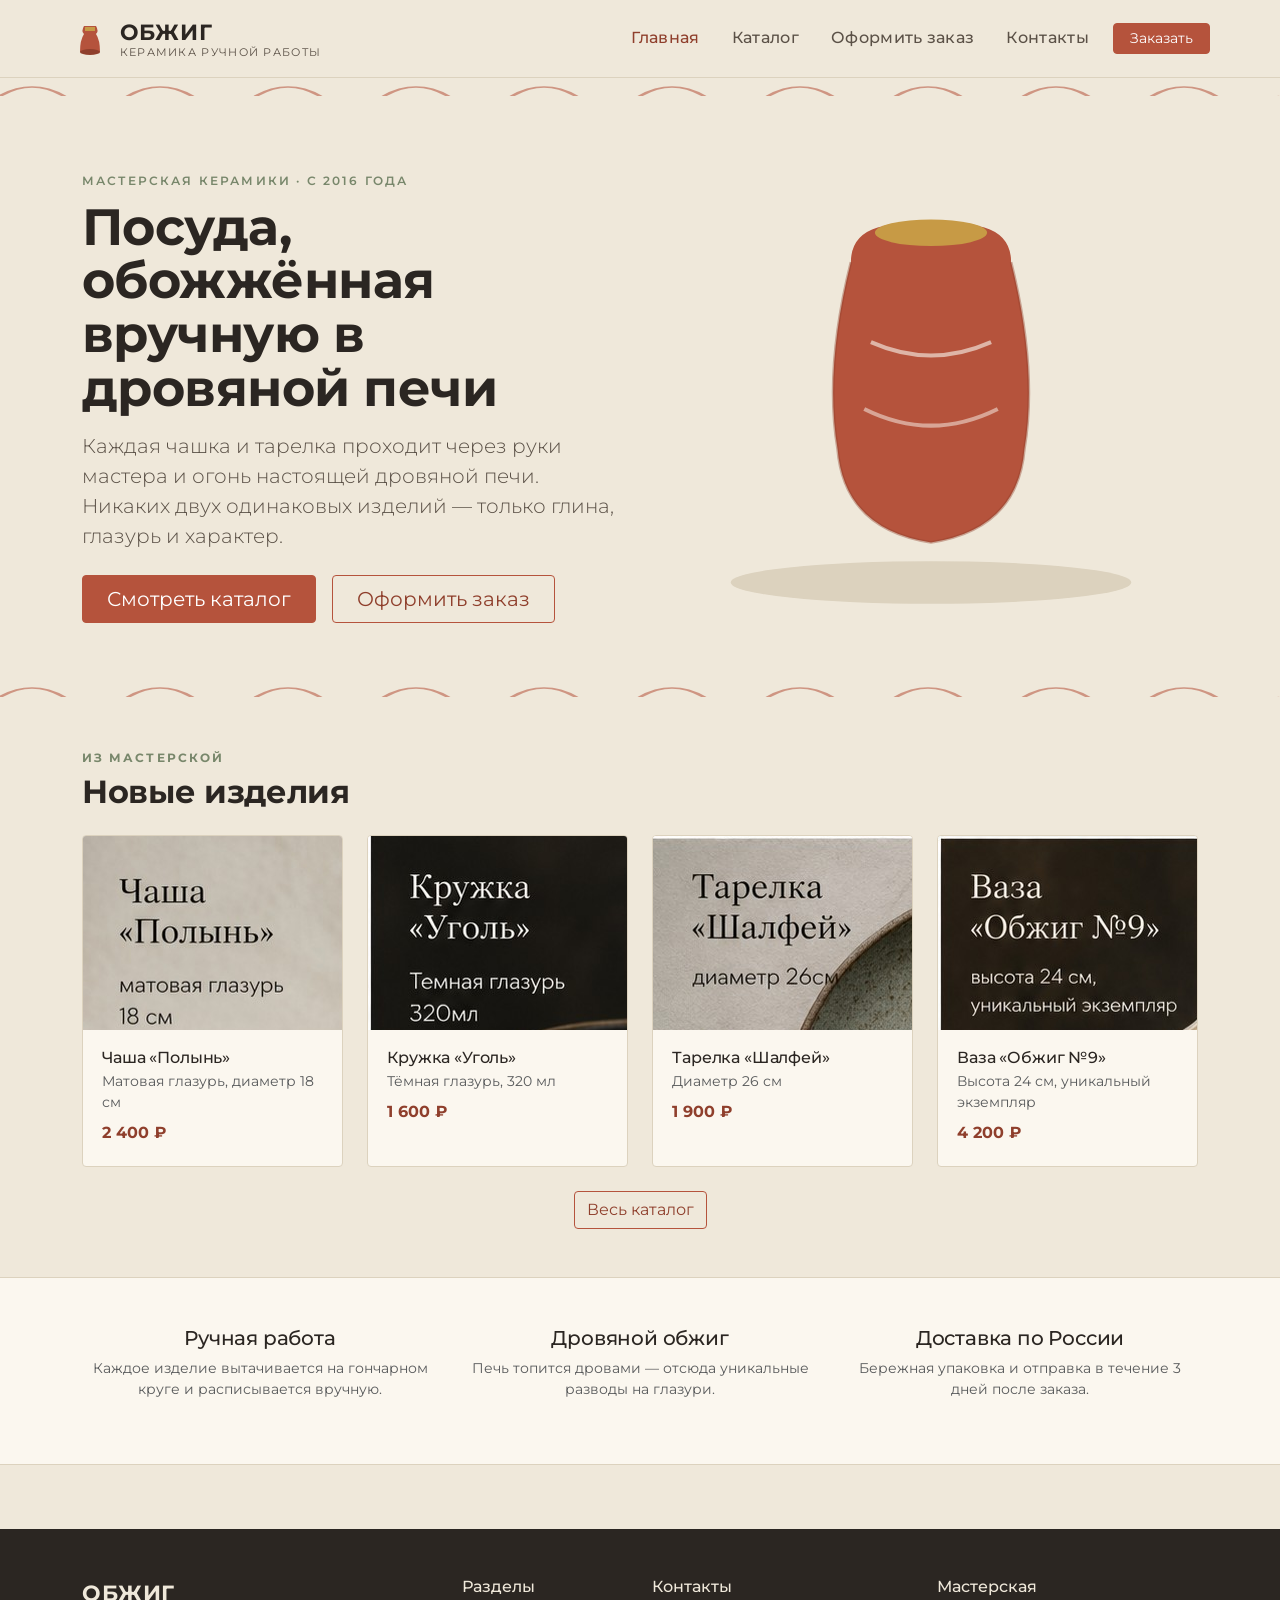
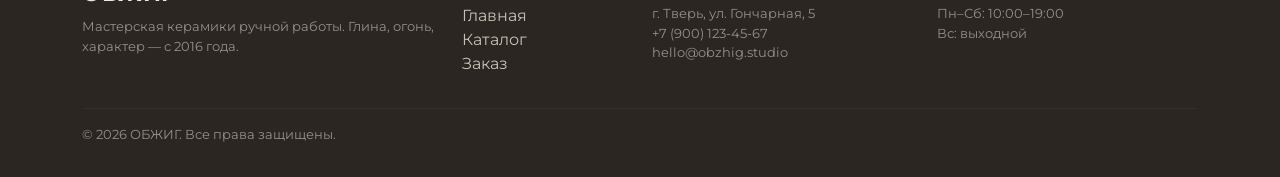
<file: index.html>
<!doctype html>
<html lang="ru">
<head>
<meta charset="UTF-8">
<meta name="viewport" content="width=device-width, initial-scale=1">
<title>ОБЖИГ — керамика ручной работы</title>
<link rel="icon" type="image/svg+xml" href="favicon.svg">
<link href="https://cdn.jsdelivr.net/npm/bootstrap@5.3.3/dist/css/bootstrap.min.css" rel="stylesheet">
<link href="https://fonts.googleapis.com/css2?family=Montserrat:wght@400;500;600;700&display=swap" rel="stylesheet">
<link href="style.css" rel="stylesheet">
</head>
<body>
<!-- =====================================================
     ВЕБ-АНАЛИТИКА (Яндекс.Метрика)
     Замените XXXXXXXX на номер вашего счётчика с
     https://metrika.yandex.ru — после регистрации сайта
     там выдадут готовый код, вставьте его вместо этого
     блока на всех трёх страницах.
     ===================================================== -->
<!--
<script type="text/javascript">
   (function(m,e,t,r,i,k,a){m[i]=m[i]||function(){(m[i].a=m[i].a||[]).push(arguments)};
   m[i].l=1*new Date();
   for (var j = 0; j < document.scripts.length; j++) {if (document.scripts[j].src === r) { return; }}
   k=e.createElement(t),a=e.getElementsByTagName(t)[0],k.async=1,k.src=r,a.parentNode.insertBefore(k,a)})
   (window, document, "script", "https://mc.yandex.ru/metrika/tag.js", "ym");

   ym(XXXXXXXX, "init", {ssr:true, webvisor:true, clickmap:true, ecommerce:"dataLayer", accurateTrackBounce:true, trackLinks:true});
</script>
<noscript><div><img src="https://mc.yandex.ru/watch/XXXXXXXX" style="position:absolute; left:-9999px;" alt="" /></div></noscript>
-->


<!-- ===== HEADER / MENU ===== -->
<header class="site-header">
  <nav class="navbar navbar-expand-lg py-3 container">
    <!-- Логотип сайта: SVG-иконка кувшина + текстовый вордмарк, ведёт на главную -->
    <a class="brand" href="index.html">
      <svg width="40" height="40" viewBox="0 0 40 40" fill="none">
        <path d="M10 34 Q10 22 14 16 Q11 13 14 8 H26 Q29 13 26 16 Q30 22 30 34 Q20 38 10 34Z" fill="#B5533C"/>
        <path d="M15 9 H25 V13 H15Z" fill="#C79A45"/>
        <ellipse cx="20" cy="34" rx="10" ry="3" fill="#8F3F2C"/>
      </svg>
      <span>
        <span class="brand-word d-block">ОБЖИГ</span>
        <span class="brand-tagline">керамика ручной работы</span>
      </span>
    </a>
    <!-- Кнопка-гамбургер для мобильного меню (Bootstrap collapse) -->
    <button class="navbar-toggler ms-auto" type="button" data-bs-toggle="collapse" data-bs-target="#nav">
      <span class="navbar-toggler-icon"></span>
    </button>
    <!-- Главное меню сайта: ссылки на все страницы -->
    <div class="collapse navbar-collapse justify-content-end" id="nav">
      <ul class="navbar-nav align-items-lg-center">
        <li class="nav-item"><a class="nav-link active" href="index.html">Главная</a></li>
        <li class="nav-item"><a class="nav-link" href="catalog.html">Каталог</a></li>
        <li class="nav-item"><a class="nav-link" href="order.html">Оформить заказ</a></li>
        <li class="nav-item"><a class="nav-link" href="#contacts">Контакты</a></li>
        <li class="nav-item ms-lg-2"><a class="btn btn-clay btn-sm px-3" href="order.html">Заказать</a></li>
      </ul>
    </div>
  </nav>
</header>

<!-- Декоративный разделитель-«арка» — фирменный элемент, повторяется на всех страницах -->
<div class="arch-row">
  <svg viewBox="0 0 400 18" preserveAspectRatio="none"><path d="M0 18 Q10 0 20 18 T40 18 T60 18 T80 18 T100 18 T120 18 T140 18 T160 18 T180 18 T200 18 T220 18 T240 18 T260 18 T280 18 T300 18 T320 18 T340 18 T360 18 T380 18 T400 18" stroke="currentColor" stroke-width="1.5" fill="none"/></svg>
</div>

<!-- ===== MAIN CONTENT ===== -->
<main>

  <!-- HERO: главный экран страницы с заголовком, описанием и кнопками призыва к действию -->
  <section class="hero">
    <div class="container">
      <div class="row align-items-center g-5">
        <div class="col-lg-6">
          <span class="eyebrow">Мастерская керамики · с 2016 года</span>
          <h1 class="mt-2 mb-3">Посуда, обожжённая<br>вручную в дровяной печи</h1>
          <p class="lead">Каждая чашка и тарелка проходит через руки мастера и огонь настоящей дровяной печи. Никаких двух одинаковых изделий — только глина, глазурь и характер.</p>
          <div class="d-flex gap-3 mt-4">
            <a href="catalog.html" class="btn btn-clay btn-lg px-4">Смотреть каталог</a>
            <a href="order.html" class="btn btn-outline-clay btn-lg px-4">Оформить заказ</a>
          </div>
        </div>
        <div class="col-lg-6">
          <svg class="hero-vessel" viewBox="0 0 400 320" xmlns="http://www.w3.org/2000/svg">
            <ellipse cx="200" cy="300" rx="150" ry="16" fill="#DCD2BE"/>
            <path d="M140 60 Q120 140 130 200 Q135 260 200 270 Q265 260 270 200 Q280 140 260 60 Q260 40 240 34 Q200 24 160 34 Q140 40 140 60Z" fill="#B5533C"/>
            <path d="M140 60 Q120 140 130 200 Q135 260 200 270 Q265 260 270 200 Q280 140 260 60" fill="none" stroke="#8F3F2C" stroke-width="2" opacity=".4"/>
            <ellipse cx="200" cy="38" rx="42" ry="10" fill="#C79A45"/>
            <path d="M155 120 Q200 140 245 120" stroke="#FBF7EF" stroke-width="3" fill="none" opacity=".6"/>
            <path d="M150 170 Q200 195 250 170" stroke="#FBF7EF" stroke-width="3" fill="none" opacity=".5"/>
          </svg>
        </div>
      </div>
    </div>
  </section>

  <div class="arch-row"><svg viewBox="0 0 400 18" preserveAspectRatio="none"><path d="M0 18 Q10 0 20 18 T40 18 T60 18 T80 18 T100 18 T120 18 T140 18 T160 18 T180 18 T200 18 T220 18 T240 18 T260 18 T280 18 T300 18 T320 18 T340 18 T360 18 T380 18 T400 18" stroke="currentColor" stroke-width="1.5" fill="none"/></svg></div>

  <!-- FEATURED PIECES: карточки товаров (Bootstrap grid + card), превью каталога -->
  <section class="py-5">
    <div class="container">
      <span class="section-eyebrow">Из мастерской</span>
      <h2 class="mb-4 mt-1">Новые изделия</h2>
      <div class="row g-4">
        <div class="col-sm-6 col-lg-3">
          <div class="card-piece">
            <div class="piece-thumb" style="background-image:url('img/bowl-polyn.jpg');" role="img" aria-label="Чаша «Полынь»"></div>
            <div class="card-body">
              <h3 class="h6 mb-1">Чаша «Полынь»</h3>
              <p class="text-muted small mb-2">Матовая глазурь, диаметр 18 см</p>
              <span class="price">2 400 ₽</span>
            </div>
          </div>
        </div>
        <div class="col-sm-6 col-lg-3">
          <div class="card-piece">
            <div class="piece-thumb" style="background-image:url('img/mug-ugol.jpg');" role="img" aria-label="Кружка «Уголь»"></div>
            <div class="card-body">
              <h3 class="h6 mb-1">Кружка «Уголь»</h3>
              <p class="text-muted small mb-2">Тёмная глазурь, 320 мл</p>
              <span class="price">1 600 ₽</span>
            </div>
          </div>
        </div>
        <div class="col-sm-6 col-lg-3">
          <div class="card-piece">
            <div class="piece-thumb" style="background-image:url('img/plate-shalfey.jpg');" role="img" aria-label="Тарелка «Шалфей»"></div>
            <div class="card-body">
              <h3 class="h6 mb-1">Тарелка «Шалфей»</h3>
              <p class="text-muted small mb-2">Диаметр 26 см</p>
              <span class="price">1 900 ₽</span>
            </div>
          </div>
        </div>
        <div class="col-sm-6 col-lg-3">
          <div class="card-piece">
            <div class="piece-thumb" style="background-image:url('img/vase-obzhig9.jpg');" role="img" aria-label="Ваза «Обжиг №9»"></div>
            <div class="card-body">
              <h3 class="h6 mb-1">Ваза «Обжиг №9»</h3>
              <p class="text-muted small mb-2">Высота 24 см, уникальный экземпляр</p>
              <span class="price">4 200 ₽</span>
            </div>
          </div>
        </div>
      </div>
      <div class="text-center mt-4">
        <a href="catalog.html" class="btn btn-outline-clay">Весь каталог</a>
      </div>
    </div>
  </section>

  <!-- ABOUT STRIP: три УТП мастерской в три колонки -->
  <section class="py-5" style="background:var(--card); border-top:1px solid var(--line); border-bottom:1px solid var(--line);">
    <div class="container">
      <div class="row g-4 text-center">
        <div class="col-md-4">
          <h3 class="h5">Ручная работа</h3>
          <p class="text-muted small">Каждое изделие вытачивается на гончарном круге и расписывается вручную.</p>
        </div>
        <div class="col-md-4">
          <h3 class="h5">Дровяной обжиг</h3>
          <p class="text-muted small">Печь топится дровами — отсюда уникальные разводы на глазури.</p>
        </div>
        <div class="col-md-4">
          <h3 class="h5">Доставка по России</h3>
          <p class="text-muted small">Бережная упаковка и отправка в течение 3 дней после заказа.</p>
        </div>
      </div>
    </div>
  </section>

</main>

<!-- ===== FOOTER ===== -->
<footer class="site-footer" id="contacts">
  <div class="container">
    <div class="row g-4">
      <div class="col-lg-4">
        <span class="brand-word d-block mb-2">ОБЖИГ</span>
        <p class="footer-fine mb-0">Мастерская керамики ручной работы. Глина, огонь, характер — с 2016 года.</p>
      </div>
      <div class="col-lg-2 col-6">
        <h4 class="h6">Разделы</h4>
        <ul class="list-unstyled">
          <li><a href="index.html">Главная</a></li>
          <li><a href="catalog.html">Каталог</a></li>
          <li><a href="order.html">Заказ</a></li>
        </ul>
      </div>
      <div class="col-lg-3 col-6">
        <h4 class="h6">Контакты</h4>
        <ul class="list-unstyled footer-fine">
          <li>г. Тверь, ул. Гончарная, 5</li>
          <li>+7 (900) 123-45-67</li>
          <li>hello@obzhig.studio</li>
        </ul>
      </div>
      <div class="col-lg-3">
        <h4 class="h6">Мастерская</h4>
        <p class="footer-fine">Пн–Сб: 10:00–19:00<br>Вс: выходной</p>
      </div>
    </div>
    <hr>
    <p class="footer-fine mb-0">© 2026 ОБЖИГ. Все права защищены.</p>
  </div>
</footer>

<script src="https://cdn.jsdelivr.net/npm/bootstrap@5.3.3/dist/js/bootstrap.bundle.min.js"></script>
<!-- Собственный скрипт сайта: обработка формы заказа и поиск по каталогу -->
<script src="script.js"></script>
</body>
</html>
</file>
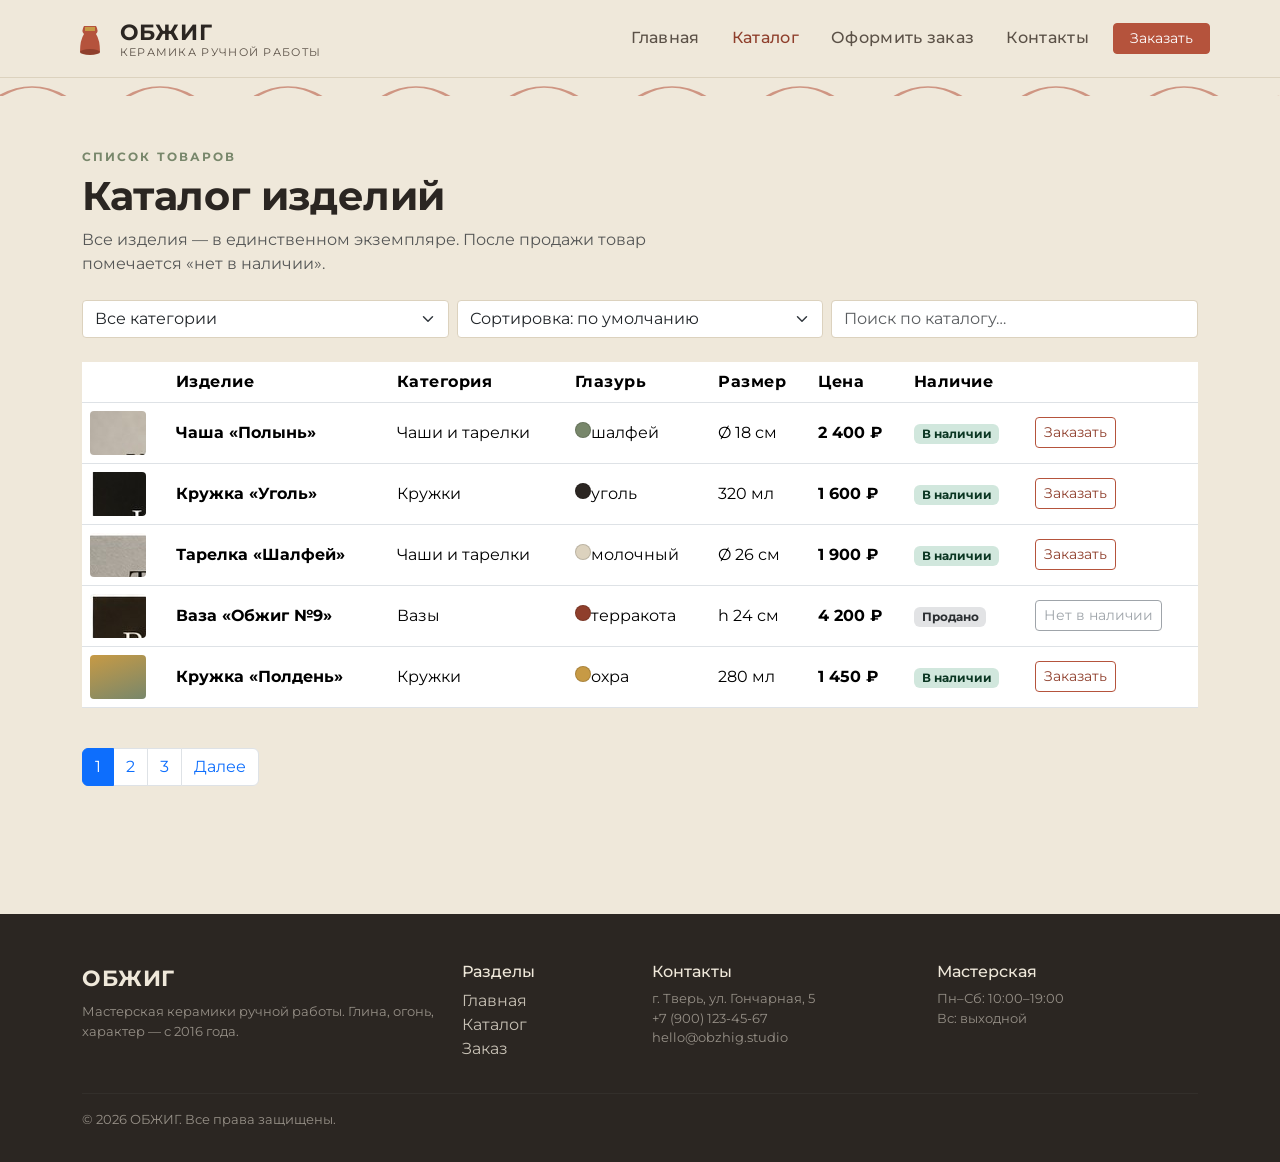
<file: catalog.html>
<!doctype html>
<html lang="ru">
<head>
<meta charset="UTF-8">
<meta name="viewport" content="width=device-width, initial-scale=1">
<title>Каталог — ОБЖИГ</title>
<link rel="icon" type="image/svg+xml" href="favicon.svg">
<link href="https://cdn.jsdelivr.net/npm/bootstrap@5.3.3/dist/css/bootstrap.min.css" rel="stylesheet">
<link href="https://fonts.googleapis.com/css2?family=Montserrat:wght@400;500;600;700&display=swap" rel="stylesheet">
<link href="style.css" rel="stylesheet">
</head>
<body>
<!-- =====================================================
     ВЕБ-АНАЛИТИКА (Яндекс.Метрика)
     Замените XXXXXXXX на номер вашего счётчика с
     https://metrika.yandex.ru — после регистрации сайта
     там выдадут готовый код, вставьте его вместо этого
     блока на всех трёх страницах.
     ===================================================== -->
<!--
<script type="text/javascript">
   (function(m,e,t,r,i,k,a){m[i]=m[i]||function(){(m[i].a=m[i].a||[]).push(arguments)};
   m[i].l=1*new Date();
   for (var j = 0; j < document.scripts.length; j++) {if (document.scripts[j].src === r) { return; }}
   k=e.createElement(t),a=e.getElementsByTagName(t)[0],k.async=1,k.src=r,a.parentNode.insertBefore(k,a)})
   (window, document, "script", "https://mc.yandex.ru/metrika/tag.js", "ym");

   ym(XXXXXXXX, "init", {ssr:true, webvisor:true, clickmap:true, ecommerce:"dataLayer", accurateTrackBounce:true, trackLinks:true});
</script>
<noscript><div><img src="https://mc.yandex.ru/watch/XXXXXXXX" style="position:absolute; left:-9999px;" alt="" /></div></noscript>
-->


<!-- ===== HEADER / MENU ===== -->
<header class="site-header">
  <nav class="navbar navbar-expand-lg py-3 container">
    <!-- Логотип сайта: SVG-иконка кувшина + текстовый вордмарк, ведёт на главную -->
    <a class="brand" href="index.html">
      <svg width="40" height="40" viewBox="0 0 40 40" fill="none">
        <path d="M10 34 Q10 22 14 16 Q11 13 14 8 H26 Q29 13 26 16 Q30 22 30 34 Q20 38 10 34Z" fill="#B5533C"/>
        <path d="M15 9 H25 V13 H15Z" fill="#C79A45"/>
        <ellipse cx="20" cy="34" rx="10" ry="3" fill="#8F3F2C"/>
      </svg>
      <span>
        <span class="brand-word d-block">ОБЖИГ</span>
        <span class="brand-tagline">керамика ручной работы</span>
      </span>
    </a>
    <!-- Кнопка-гамбургер для мобильного меню -->
    <button class="navbar-toggler ms-auto" type="button" data-bs-toggle="collapse" data-bs-target="#nav">
      <span class="navbar-toggler-icon"></span>
    </button>
    <!-- Главное меню сайта -->
    <div class="collapse navbar-collapse justify-content-end" id="nav">
      <ul class="navbar-nav align-items-lg-center">
        <li class="nav-item"><a class="nav-link" href="index.html">Главная</a></li>
        <li class="nav-item"><a class="nav-link active" href="catalog.html">Каталог</a></li>
        <li class="nav-item"><a class="nav-link" href="order.html">Оформить заказ</a></li>
        <li class="nav-item"><a class="nav-link" href="index.html#contacts">Контакты</a></li>
        <li class="nav-item ms-lg-2"><a class="btn btn-clay btn-sm px-3" href="order.html">Заказать</a></li>
      </ul>
    </div>
  </nav>
</header>

<div class="arch-row"><svg viewBox="0 0 400 18" preserveAspectRatio="none"><path d="M0 18 Q10 0 20 18 T40 18 T60 18 T80 18 T100 18 T120 18 T140 18 T160 18 T180 18 T200 18 T220 18 T240 18 T260 18 T280 18 T300 18 T320 18 T340 18 T360 18 T380 18 T400 18" stroke="currentColor" stroke-width="1.5" fill="none"/></svg></div>

<!-- ===== MAIN CONTENT ===== -->
<main class="container py-5">
  <span class="section-eyebrow">Список товаров</span>
  <h1 class="mb-2 mt-1">Каталог изделий</h1>
  <p class="text-muted mb-4" style="max-width:60ch;">Все изделия — в единственном экземпляре. После продажи товар помечается «нет в наличии».</p>

  <!-- Панель фильтров и поиска по каталогу -->
  <div class="row g-2 mb-4">
    <div class="col-md-4">
      <select class="form-select">
        <option selected>Все категории</option>
        <option>Чаши и тарелки</option>
        <option>Кружки</option>
        <option>Вазы</option>
      </select>
    </div>
    <div class="col-md-4">
      <select class="form-select">
        <option selected>Сортировка: по умолчанию</option>
        <option>Сначала дешевле</option>
        <option>Сначала дороже</option>
      </select>
    </div>
    <div class="col-md-4">
      <!-- Поле живого поиска: script.js слушает input и фильтрует строки таблицы по названию/категории/глазури -->
      <input type="search" id="catalogSearch" class="form-control" placeholder="Поиск по каталогу…">
    </div>
  </div>

  <!-- Список товаров: таблица Bootstrap с данными каталога (страница со списком данных) -->
  <div class="table-responsive">
    <table class="table table-catalog align-middle">
      <thead>
        <tr>
          <th></th>
          <th>Изделие</th>
          <th>Категория</th>
          <th>Глазурь</th>
          <th>Размер</th>
          <th>Цена</th>
          <th>Наличие</th>
          <th></th>
        </tr>
      </thead>
      <tbody id="catalogBody">
        <tr>
          <td><div class="piece-thumb" style="width:56px;height:44px;border-radius:4px;background-image:url('img/bowl-polyn.jpg');" role="img" aria-label="Чаша «Полынь»"></div></td>
          <td><strong>Чаша «Полынь»</strong></td>
          <td>Чаши и тарелки</td>
          <td><span class="swatch" style="background:#78876B"></span>шалфей</td>
          <td>Ø 18 см</td>
          <td class="price">2 400 ₽</td>
          <td><span class="badge bg-success-subtle text-success-emphasis">В наличии</span></td>
          <td><a href="order.html" class="btn btn-sm btn-outline-clay">Заказать</a></td>
        </tr>
        <tr>
          <td><div class="piece-thumb" style="width:56px;height:44px;border-radius:4px;background-image:url('img/mug-ugol.jpg');" role="img" aria-label="Кружка «Уголь»"></div></td>
          <td><strong>Кружка «Уголь»</strong></td>
          <td>Кружки</td>
          <td><span class="swatch" style="background:#2B2622"></span>уголь</td>
          <td>320 мл</td>
          <td class="price">1 600 ₽</td>
          <td><span class="badge bg-success-subtle text-success-emphasis">В наличии</span></td>
          <td><a href="order.html" class="btn btn-sm btn-outline-clay">Заказать</a></td>
        </tr>
        <tr>
          <td><div class="piece-thumb" style="width:56px;height:44px;border-radius:4px;background-image:url('img/plate-shalfey.jpg');" role="img" aria-label="Тарелка «Шалфей»"></div></td>
          <td><strong>Тарелка «Шалфей»</strong></td>
          <td>Чаши и тарелки</td>
          <td><span class="swatch" style="background:#DCD2BE"></span>молочный</td>
          <td>Ø 26 см</td>
          <td class="price">1 900 ₽</td>
          <td><span class="badge bg-success-subtle text-success-emphasis">В наличии</span></td>
          <td><a href="order.html" class="btn btn-sm btn-outline-clay">Заказать</a></td>
        </tr>
        <tr>
          <td><div class="piece-thumb" style="width:56px;height:44px;border-radius:4px;background-image:url('img/vase-obzhig9.jpg');" role="img" aria-label="Ваза «Обжиг №9»"></div></td>
          <td><strong>Ваза «Обжиг №9»</strong></td>
          <td>Вазы</td>
          <td><span class="swatch" style="background:#8F3F2C"></span>терракота</td>
          <td>h 24 см</td>
          <td class="price">4 200 ₽</td>
          <td><span class="badge bg-secondary-subtle text-secondary-emphasis">Продано</span></td>
          <td><button class="btn btn-sm btn-outline-secondary" disabled>Нет в наличии</button></td>
        </tr>
        <tr>
          <td><div class="piece-thumb" style="width:56px;height:44px;border-radius:4px;background:linear-gradient(160deg,#C79A45,#78876B);"></div></td>
          <td><strong>Кружка «Полдень»</strong></td>
          <td>Кружки</td>
          <td><span class="swatch" style="background:#C79A45"></span>охра</td>
          <td>280 мл</td>
          <td class="price">1 450 ₽</td>
          <td><span class="badge bg-success-subtle text-success-emphasis">В наличии</span></td>
          <td><a href="order.html" class="btn btn-sm btn-outline-clay">Заказать</a></td>
        </tr>
      </tbody>
    </table>
  </div>

  <!-- Постраничная навигация по каталогу -->
  <nav class="mt-4" aria-label="Страницы каталога">
    <ul class="pagination">
      <li class="page-item active"><span class="page-link">1</span></li>
      <li class="page-item"><a class="page-link" href="#">2</a></li>
      <li class="page-item"><a class="page-link" href="#">3</a></li>
      <li class="page-item"><a class="page-link" href="#">Далее</a></li>
    </ul>
  </nav>
</main>

<!-- ===== FOOTER ===== -->
<footer class="site-footer">
  <div class="container">
    <div class="row g-4">
      <div class="col-lg-4">
        <span class="brand-word d-block mb-2">ОБЖИГ</span>
        <p class="footer-fine mb-0">Мастерская керамики ручной работы. Глина, огонь, характер — с 2016 года.</p>
      </div>
      <div class="col-lg-2 col-6">
        <h4 class="h6">Разделы</h4>
        <ul class="list-unstyled">
          <li><a href="index.html">Главная</a></li>
          <li><a href="catalog.html">Каталог</a></li>
          <li><a href="order.html">Заказ</a></li>
        </ul>
      </div>
      <div class="col-lg-3 col-6">
        <h4 class="h6">Контакты</h4>
        <ul class="list-unstyled footer-fine">
          <li>г. Тверь, ул. Гончарная, 5</li>
          <li>+7 (900) 123-45-67</li>
          <li>hello@obzhig.studio</li>
        </ul>
      </div>
      <div class="col-lg-3">
        <h4 class="h6">Мастерская</h4>
        <p class="footer-fine">Пн–Сб: 10:00–19:00<br>Вс: выходной</p>
      </div>
    </div>
    <hr>
    <p class="footer-fine mb-0">© 2026 ОБЖИГ. Все права защищены.</p>
  </div>
</footer>

<script src="https://cdn.jsdelivr.net/npm/bootstrap@5.3.3/dist/js/bootstrap.bundle.min.js"></script>
<!-- Собственный скрипт сайта: обработка формы заказа и поиск по каталогу -->
<script src="script.js"></script>
</body>
</html>
</file>
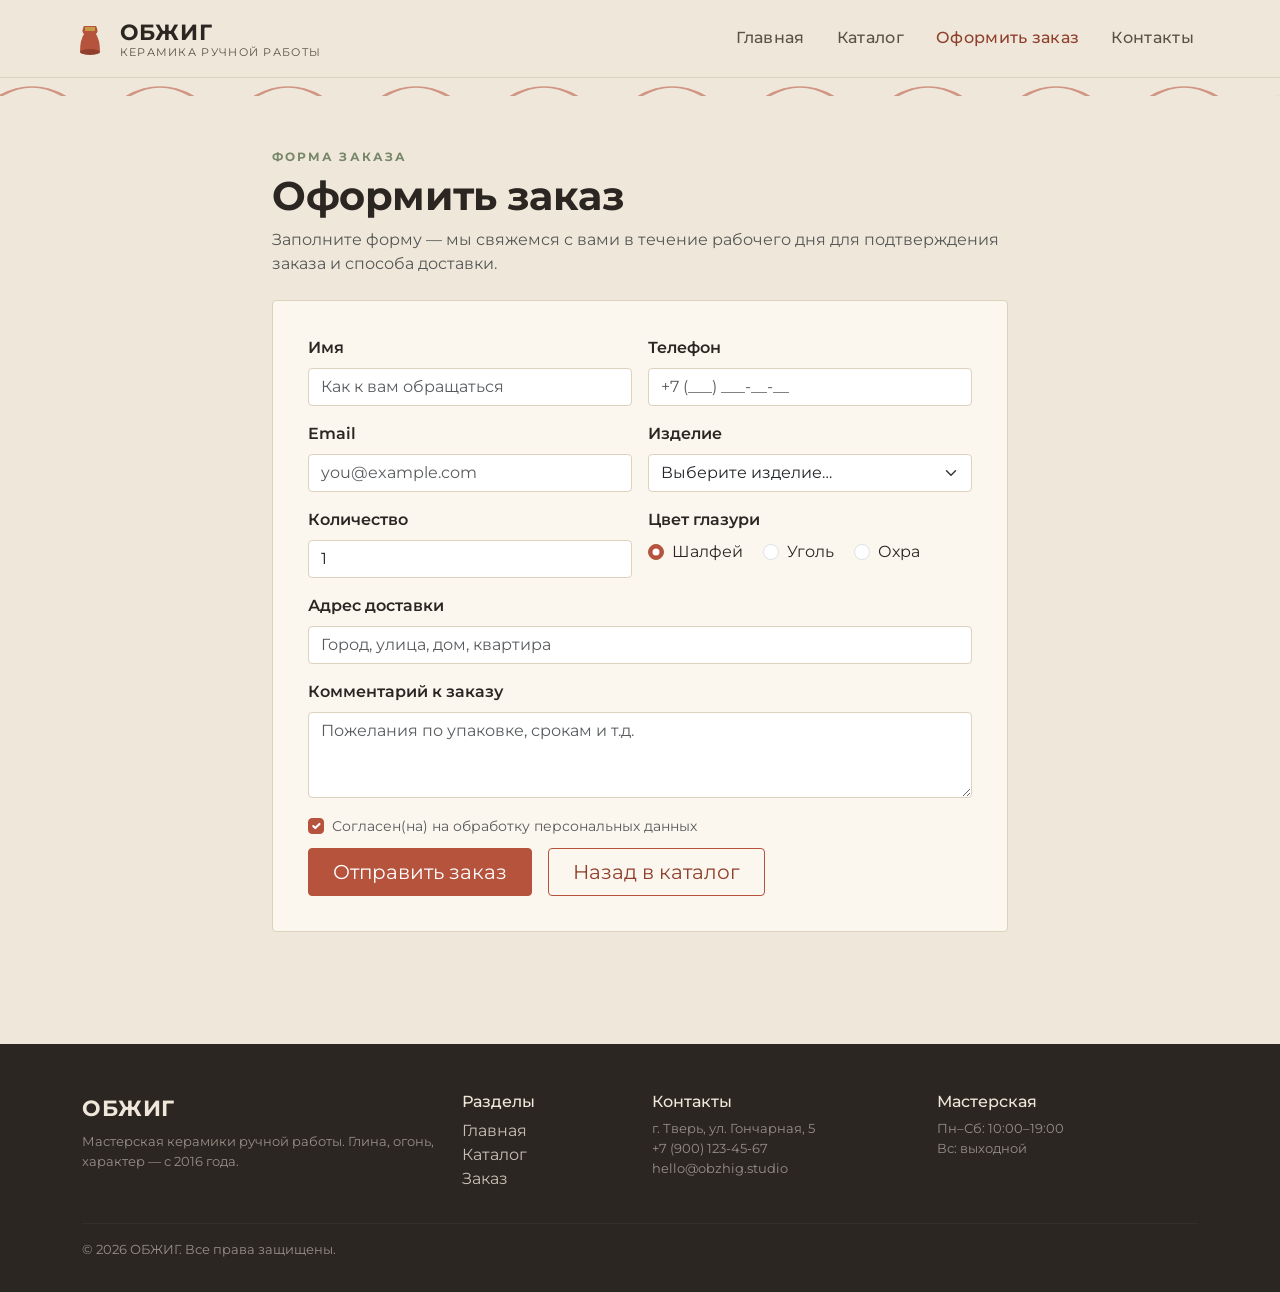
<file: order.html>
<!doctype html>
<html lang="ru">
<head>
<meta charset="UTF-8">
<meta name="viewport" content="width=device-width, initial-scale=1">
<title>Оформить заказ — ОБЖИГ</title>
<link rel="icon" type="image/svg+xml" href="favicon.svg">
<link href="https://cdn.jsdelivr.net/npm/bootstrap@5.3.3/dist/css/bootstrap.min.css" rel="stylesheet">
<link href="https://fonts.googleapis.com/css2?family=Montserrat:wght@400;500;600;700&display=swap" rel="stylesheet">
<link href="style.css" rel="stylesheet">
</head>
<body>
<!-- =====================================================
     ВЕБ-АНАЛИТИКА (Яндекс.Метрика)
     Замените XXXXXXXX на номер вашего счётчика с
     https://metrika.yandex.ru — после регистрации сайта
     там выдадут готовый код, вставьте его вместо этого
     блока на всех трёх страницах.
     ===================================================== -->
<!--
<script type="text/javascript">
   (function(m,e,t,r,i,k,a){m[i]=m[i]||function(){(m[i].a=m[i].a||[]).push(arguments)};
   m[i].l=1*new Date();
   for (var j = 0; j < document.scripts.length; j++) {if (document.scripts[j].src === r) { return; }}
   k=e.createElement(t),a=e.getElementsByTagName(t)[0],k.async=1,k.src=r,a.parentNode.insertBefore(k,a)})
   (window, document, "script", "https://mc.yandex.ru/metrika/tag.js", "ym");

   ym(XXXXXXXX, "init", {ssr:true, webvisor:true, clickmap:true, ecommerce:"dataLayer", accurateTrackBounce:true, trackLinks:true});
</script>
<noscript><div><img src="https://mc.yandex.ru/watch/XXXXXXXX" style="position:absolute; left:-9999px;" alt="" /></div></noscript>
-->


<!-- ===== HEADER / MENU ===== -->
<header class="site-header">
  <nav class="navbar navbar-expand-lg py-3 container">
    <!-- Логотип сайта: SVG-иконка кувшина + текстовый вордмарк, ведёт на главную -->
    <a class="brand" href="index.html">
      <svg width="40" height="40" viewBox="0 0 40 40" fill="none">
        <path d="M10 34 Q10 22 14 16 Q11 13 14 8 H26 Q29 13 26 16 Q30 22 30 34 Q20 38 10 34Z" fill="#B5533C"/>
        <path d="M15 9 H25 V13 H15Z" fill="#C79A45"/>
        <ellipse cx="20" cy="34" rx="10" ry="3" fill="#8F3F2C"/>
      </svg>
      <span>
        <span class="brand-word d-block">ОБЖИГ</span>
        <span class="brand-tagline">керамика ручной работы</span>
      </span>
    </a>
    <!-- Кнопка-гамбургер для мобильного меню -->
    <button class="navbar-toggler ms-auto" type="button" data-bs-toggle="collapse" data-bs-target="#nav">
      <span class="navbar-toggler-icon"></span>
    </button>
    <!-- Главное меню сайта -->
    <div class="collapse navbar-collapse justify-content-end" id="nav">
      <ul class="navbar-nav align-items-lg-center">
        <li class="nav-item"><a class="nav-link" href="index.html">Главная</a></li>
        <li class="nav-item"><a class="nav-link" href="catalog.html">Каталог</a></li>
        <li class="nav-item"><a class="nav-link active" href="order.html">Оформить заказ</a></li>
        <li class="nav-item"><a class="nav-link" href="index.html#contacts">Контакты</a></li>
      </ul>
    </div>
  </nav>
</header>

<div class="arch-row"><svg viewBox="0 0 400 18" preserveAspectRatio="none"><path d="M0 18 Q10 0 20 18 T40 18 T60 18 T80 18 T100 18 T120 18 T140 18 T160 18 T180 18 T200 18 T220 18 T240 18 T260 18 T280 18 T300 18 T320 18 T340 18 T360 18 T380 18 T400 18" stroke="currentColor" stroke-width="1.5" fill="none"/></svg></div>

<!-- ===== MAIN CONTENT ===== -->
<main class="container py-5">
  <div class="row justify-content-center">
    <div class="col-lg-8">
      <span class="section-eyebrow">Форма заказа</span>
      <h1 class="mb-2 mt-1">Оформить заказ</h1>
      <p class="text-muted mb-4">Заполните форму — мы свяжемся с вами в течение рабочего дня для подтверждения заказа и способа доставки.</p>

      <!-- Форма заказа: страница с формой, все поля на Bootstrap-классах -->
      <div class="form-panel">
        <!-- id нужен, чтобы script.js мог найти форму; novalidate отключает стандартные всплывающие подсказки браузера — валидацию делаем сами -->
        <form id="orderForm" novalidate>
          <div class="row g-3">
            <!-- Контактные данные покупателя -->
            <div class="col-md-6">
              <label class="form-label" for="fname">Имя</label>
              <input type="text" class="form-control" id="fname" placeholder="Как к вам обращаться" required>
              <div class="invalid-feedback">Пожалуйста, укажите имя.</div>
            </div>
            <div class="col-md-6">
              <label class="form-label" for="phone">Телефон</label>
              <input type="tel" class="form-control" id="phone" placeholder="+7 (___) ___-__-__" required>
              <div class="invalid-feedback">Введите телефон в формате +7XXXXXXXXXX или 8XXXXXXXXXX.</div>
            </div>
            <div class="col-md-6">
              <label class="form-label" for="email">Email</label>
              <input type="email" class="form-control" id="email" placeholder="you@example.com" required>
              <div class="invalid-feedback">Введите корректный email, например you@example.com.</div>
            </div>
            <!-- Выбор товара и параметров заказа -->
            <div class="col-md-6">
              <label class="form-label" for="piece">Изделие</label>
              <select class="form-select" id="piece">
                <option selected>Выберите изделие…</option>
                <option>Чаша «Полынь» — 2 400 ₽</option>
                <option>Кружка «Уголь» — 1 600 ₽</option>
                <option>Тарелка «Шалфей» — 1 900 ₽</option>
                <option>Кружка «Полдень» — 1 450 ₽</option>
              </select>
            </div>

            <div class="col-md-6">
              <label class="form-label" for="qty">Количество</label>
              <input type="number" min="1" value="1" class="form-control" id="qty">
            </div>
            <div class="col-md-6">
              <label class="form-label d-block">Цвет глазури</label>
              <div class="form-check form-check-inline">
                <input class="form-check-input" type="radio" name="glaze" id="glaze1" checked>
                <label class="form-check-label" for="glaze1">Шалфей</label>
              </div>
              <div class="form-check form-check-inline">
                <input class="form-check-input" type="radio" name="glaze" id="glaze2">
                <label class="form-check-label" for="glaze2">Уголь</label>
              </div>
              <div class="form-check form-check-inline">
                <input class="form-check-input" type="radio" name="glaze" id="glaze3">
                <label class="form-check-label" for="glaze3">Охра</label>
              </div>
            </div>

            <!-- Адрес и комментарий к заказу -->
            <div class="col-12">
              <label class="form-label" for="address">Адрес доставки</label>
              <input type="text" class="form-control" id="address" placeholder="Город, улица, дом, квартира" required>
              <div class="invalid-feedback">Укажите адрес доставки.</div>
            </div>

            <div class="col-12">
              <label class="form-label" for="comment">Комментарий к заказу</label>
              <textarea class="form-control" id="comment" rows="3" placeholder="Пожелания по упаковке, срокам и т.д."></textarea>
            </div>

            <div class="col-12">
              <div class="form-check">
                <input class="form-check-input" type="checkbox" id="agree" checked>
                <label class="form-check-label small text-muted" for="agree">
                  Согласен(на) на обработку персональных данных
                </label>
              </div>
            </div>

            <!-- Кнопки отправки формы -->
            <div class="col-12 d-flex gap-3 mt-2">
              <button type="submit" id="orderSubmitBtn" class="btn btn-clay btn-lg px-4">Отправить заказ</button>
              <a href="catalog.html" class="btn btn-outline-clay btn-lg px-4">Назад в каталог</a>
            </div>
          </div>
        </form>
      </div>
    </div>
  </div>
</main>

<!-- Модальное окно Bootstrap: результат отправки формы (успех/ошибка), заполняется скриптом из script.js -->
<div class="modal fade" id="formResultModal" tabindex="-1" aria-labelledby="formResultModalLabel" aria-hidden="true">
  <div class="modal-dialog modal-dialog-centered">
    <div class="modal-content">
      <div class="modal-header">
        <h5 class="modal-title" id="formResultModalLabel">Заголовок</h5>
        <button type="button" class="btn-close" data-bs-dismiss="modal" aria-label="Закрыть"></button>
      </div>
      <div class="modal-body" id="formResultModalBody">
        Текст сообщения.
      </div>
      <div class="modal-footer">
        <button type="button" class="btn btn-clay" data-bs-dismiss="modal">Понятно</button>
      </div>
    </div>
  </div>
</div>

<!-- ===== FOOTER ===== -->
<footer class="site-footer">
  <div class="container">
    <div class="row g-4">
      <div class="col-lg-4">
        <span class="brand-word d-block mb-2">ОБЖИГ</span>
        <p class="footer-fine mb-0">Мастерская керамики ручной работы. Глина, огонь, характер — с 2016 года.</p>
      </div>
      <div class="col-lg-2 col-6">
        <h4 class="h6">Разделы</h4>
        <ul class="list-unstyled">
          <li><a href="index.html">Главная</a></li>
          <li><a href="catalog.html">Каталог</a></li>
          <li><a href="order.html">Заказ</a></li>
        </ul>
      </div>
      <div class="col-lg-3 col-6">
        <h4 class="h6">Контакты</h4>
        <ul class="list-unstyled footer-fine">
          <li>г. Тверь, ул. Гончарная, 5</li>
          <li>+7 (900) 123-45-67</li>
          <li>hello@obzhig.studio</li>
        </ul>
      </div>
      <div class="col-lg-3">
        <h4 class="h6">Мастерская</h4>
        <p class="footer-fine">Пн–Сб: 10:00–19:00<br>Вс: выходной</p>
      </div>
    </div>
    <hr>
    <p class="footer-fine mb-0">© 2026 ОБЖИГ. Все права защищены.</p>
  </div>
</footer>

<script src="https://cdn.jsdelivr.net/npm/bootstrap@5.3.3/dist/js/bootstrap.bundle.min.js"></script>
<!-- Собственный скрипт сайта: обработка формы заказа и поиск по каталогу -->
<script src="script.js"></script>
</body>
</html>
</file>
<file: style.css>
/* =====================================================
   ОБЖИГ — единый файл стилей сайта
   Используется на всех трёх страницах (index/catalog/order)
   Дополняет Bootstrap 5 собственными переменными и классами
   ===================================================== */

/* ---- Цветовые и прочие переменные (design tokens) ---- */
:root{
  --bg: #EFE8DA;
  --card: #FBF7EF;
  --ink: #2B2622;
  --ink-soft: #5B5147;
  --clay: #B5533C;
  --clay-dark: #8F3F2C;
  --sage: #78876B;
  --gold: #C79A45;
  --line: #DCD2BE;
  --radius: 4px;
}

body{
  background: var(--bg);
  color: var(--ink);
  font-family: 'Montserrat', sans-serif;
  font-weight: 400;
}

h1,h2,h3,.brand-word{
  font-family: 'Montserrat', sans-serif;
  font-weight: 700;
  letter-spacing: -0.01em;
}

a{ color: var(--clay-dark); }
a:hover{ color: var(--clay); }

/* ---- Header / nav ---- */
.site-header{
  background: var(--bg);
  border-bottom: 1px solid var(--line);
}
.brand{
  display:flex;
  align-items:center;
  gap:.6rem;
  text-decoration:none;
  color: var(--ink);
}
.brand-word{
  font-size:1.35rem;
  letter-spacing:.04em;
  color: var(--ink);
}
.brand-tagline{
  font-size:.68rem;
  letter-spacing:.12em;
  text-transform:uppercase;
  color: var(--ink-soft);
  display:block;
  margin-top:-4px;
}
.navbar-nav .nav-link{
  color: var(--ink-soft);
  font-weight:500;
  letter-spacing:.02em;
  padding-left: 1rem !important;
  padding-right: 1rem !important;
}
.navbar-nav .nav-link.active,
.navbar-nav .nav-link:hover{
  color: var(--clay-dark);
}
.btn-clay{
  background: var(--clay);
  border-color: var(--clay);
  color: #fff;
  border-radius: var(--radius);
}
.btn-clay:hover{
  background: var(--clay-dark);
  border-color: var(--clay-dark);
  color:#fff;
}
.btn-outline-clay{
  border-color: var(--clay);
  color: var(--clay-dark);
  border-radius: var(--radius);
}
.btn-outline-clay:hover{
  background: var(--clay);
  color:#fff;
}

/* ---- Kiln-arch divider: signature motif ---- */
.arch-row{
  display:flex;
  line-height:0;
  color: var(--clay);
  opacity:.55;
}
.arch-row svg{ width:100%; height:18px; }

/* ---- Hero ---- */
.hero{
  padding: 4.5rem 0 3.5rem;
}
.hero .eyebrow{
  color: var(--sage);
  text-transform:uppercase;
  letter-spacing:.18em;
  font-size:.75rem;
  font-weight:600;
}
.hero h1{
  font-size: clamp(2.2rem, 4vw, 3.4rem);
  line-height:1.05;
}
.hero p.lead{
  color: var(--ink-soft);
  max-width: 42ch;
}
.hero-vessel{
  width:100%;
  height:auto;
}

/* ---- Cards ---- */
.card-piece{
  background: var(--card);
  border: 1px solid var(--line);
  border-radius: var(--radius);
  overflow:hidden;
  height:100%;
}
.card-piece .piece-thumb{
  aspect-ratio: 4/3;
  overflow: hidden;
}
.card-piece .piece-thumb img{
  width: 100%;
  height: 100%;
  object-fit: cover;
  display: block;
}
.catalog-thumb{
  width: 56px;
  height: 44px;
  border-radius: 4px;
  object-fit: cover;
  display: block;
}
.card-piece .card-body{ padding:1.1rem 1.2rem 1.3rem; }
.price{
  font-family:'Montserrat', sans-serif;
  color: var(--clay-dark);
  font-weight:700;
}
.glaze-dot{
  width:14px; height:14px; border-radius:50%;
  display:inline-block; margin-right:6px; border:1px solid rgba(0,0,0,.15);
}

/* ---- Table (catalog list) ---- */
.table-catalog thead{
  background: var(--ink);
  color: var(--bg);
  font-family:'Montserrat', sans-serif;
  font-weight:600;
  letter-spacing:.03em;
}
.table-catalog td, .table-catalog th{ vertical-align:middle; }
.table-catalog tbody tr{ background: var(--card); }
.swatch{
  width:16px;height:16px;border-radius:50%;display:inline-block;border:1px solid rgba(0,0,0,.15);
}

/* ---- Form page ---- */
.form-panel{
  background: var(--card);
  border:1px solid var(--line);
  border-radius: var(--radius);
  padding: 2.2rem;
}
.form-label{
  font-weight:600;
  color: var(--ink);
}
.form-control, .form-select{
  border-radius: var(--radius);
  border-color: var(--line);
}
.form-control:focus, .form-select:focus{
  border-color: var(--clay);
  box-shadow: 0 0 0 .2rem rgba(181,83,60,.15);
}
.form-check-input:checked{
  background-color: var(--clay);
  border-color: var(--clay);
}

/* ---- Section labels ---- */
.section-eyebrow{
  color: var(--sage);
  text-transform:uppercase;
  letter-spacing:.18em;
  font-size:.72rem;
  font-weight:700;
}

/* ---- Footer ---- */
.site-footer{
  background: var(--ink);
  color: var(--bg);
  margin-top: 4rem;
  padding: 3rem 0 2rem;
}
.site-footer a{ color: var(--bg); opacity:.8; text-decoration:none; }
.site-footer a:hover{ opacity:1; text-decoration:underline; }
.site-footer .brand-word{ color: var(--bg); }
.site-footer hr{ border-color: rgba(255,255,255,.15); }
.footer-fine{ color: rgba(239,232,218,.55); font-size:.82rem; }

@media (max-width: 767px){
  .form-panel{ padding:1.4rem; }
}
</file>
